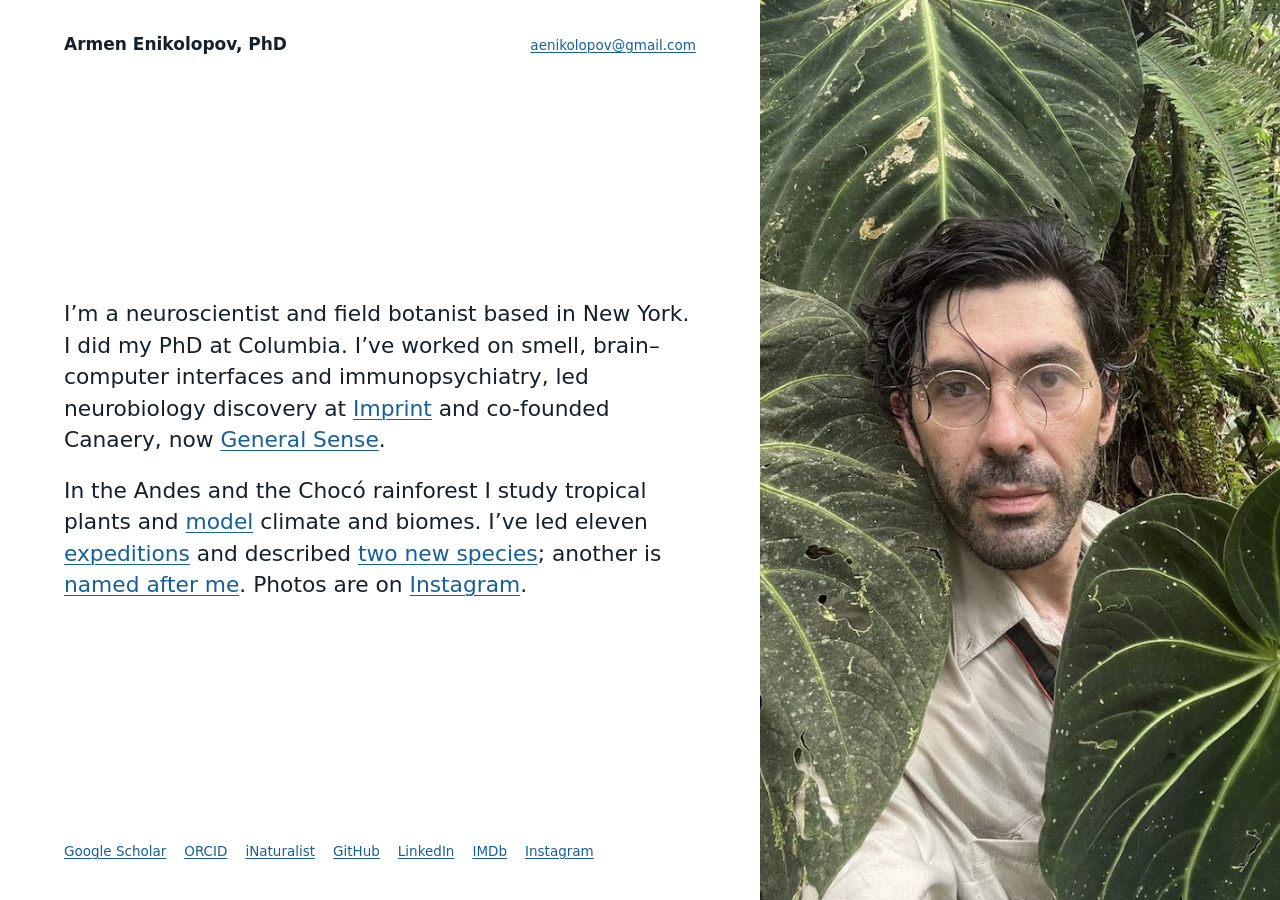
<file: index.html>
<!doctype html>
<html lang="en">
<head>
<meta charset="utf-8">
<meta name="viewport" content="width=device-width, initial-scale=1, viewport-fit=cover">
<title>Armen Enikolopov</title>
<meta name="claude:viewport-fit-sides" content="cover">
<meta name="description" content="Armen Enikolopov: neuroscientist and field botanist. The senses, brain–computer interfaces and psychiatric disorders; tropical plants, climate and biome modeling, and fieldwork in the Andes and the Chocó.">
<meta property="og:title" content="Armen Enikolopov">
<meta property="og:description" content="Neuroscientist and field botanist.">
<meta property="og:type" content="website">
<meta property="og:url" content="https://armenenikolopov.com/">
<meta property="og:image" content="https://armenenikolopov.com/photos/armen-field.jpg">
<link rel="canonical" href="https://armenenikolopov.com/">
<link rel="icon" href="data:image/svg+xml,%3Csvg xmlns='http://www.w3.org/2000/svg' viewBox='0 0 32 32'%3E%3Cpath d='M14 30 C6 22 8 10 20 2 C24 10 24 20 16 30 Z' fill='%23165f99'/%3E%3Cpath d='M16 26 C14 20 15 14 17 9' stroke='%23ffffff' stroke-width='2.5' stroke-linecap='round' fill='none'/%3E%3C/svg%3E">
<style>
/* One screen: the paragraphs are the menu, the portrait on the right. Colours and type from the FieldAssistant design system. */
:root{
  color-scheme:light;
  --bg:#ffffff;--text:#15202b;--ink-2:#3f4a54;--muted:#5f6b76;
  --primary:#165f99;--primary-strong:#0f4774;
  --sans:system-ui,-apple-system,"Segoe UI",Roboto,"Helvetica Neue",Arial,sans-serif;
  --gl:max(clamp(16px,5vw,72px),env(safe-area-inset-left,0px));
  --gr:max(clamp(16px,5vw,72px),env(safe-area-inset-right,0px));
}
*,*::before,*::after{box-sizing:border-box}
html,body{margin:0}
body{background:var(--bg);color:var(--text);font-family:var(--sans);-webkit-text-size-adjust:100%}
a{color:var(--primary);text-decoration-thickness:1px;text-underline-offset:.16em}
a:hover{color:var(--primary-strong);text-decoration-thickness:2px}
:focus-visible{outline:2px solid var(--primary);outline-offset:2px}

.home{min-height:100vh;min-height:100svh;display:flex;flex-wrap:wrap-reverse}
.text{flex:999 1 560px;min-width:0;display:flex;flex-direction:column;justify-content:space-between;gap:40px;
  padding:max(32px,env(safe-area-inset-top,0px)) var(--gr) max(40px,env(safe-area-inset-bottom,0px)) var(--gl)}
.top{display:flex;flex-wrap:wrap;justify-content:space-between;align-items:baseline;gap:8px 24px}
h1{margin:0;font-size:17px;line-height:24px;font-weight:650}
.mail{font-size:13.5px;line-height:24px;font-weight:500}
.about{max-width:42rem;display:flex;flex-direction:column;gap:.85em;font-size:clamp(19px,1.7vw,25px);line-height:1.45}
.about p{margin:0;text-wrap:pretty}
.links{display:flex;flex-wrap:wrap;gap:6px 18px;margin:0;padding:0;list-style:none;font-size:13.5px;line-height:18px;font-weight:500}
.photo{flex:1 1 520px;max-width:600px;min-height:380px;position:relative;margin:0}
.photo img{position:absolute;inset:0;width:100%;height:100%;object-fit:cover;object-position:55% 40%}
@media (max-width:999px){.photo{max-width:none}}
</style>
</head>
<body>
<main class="home">
  <div class="text">
    <header class="top">
      <h1>Armen Enikolopov, PhD</h1>
      <a class="mail" href="mailto:aenikolopov@gmail.com">aenikolopov@gmail.com</a>
    </header>

    <div class="about">
      <p>I’m a neuroscientist and field botanist based in New York. I did my PhD at Columbia. I’ve worked on smell, brain–computer interfaces and immunopsychiatry, led neurobiology discovery at <a href="https://imprint.org/">Imprint</a> and co-founded Canaery, now <a href="https://www.generalsense.com/">General Sense</a>.</p>
      <p>In the Andes and the Chocó rainforest I study tropical plants and <a href="https://github.com/armenenikolopov/HoldridgeLifeZoneMap">model</a> climate and biomes. I’ve led eleven <a href="expeditions.html">expeditions</a> and described <a href="expeditions.html#peru-2024">two new species</a>; another is <a href="https://powo.science.kew.org/taxon/urn:lsid:ipni.org:names:77370529-1">named after me</a>. Photos are on <a href="https://www.instagram.com/permanentfieldtrip/">Instagram</a>.</p>
    </div>

    <ul class="links" aria-label="Elsewhere online">
      <li><a href="https://scholar.google.com/citations?user=pbje7P8AAAAJ">Google Scholar</a></li>
      <li><a href="https://orcid.org/0009-0006-7063-2400">ORCID</a></li>
      <li><a href="https://www.inaturalist.org/people/armen_e">iNaturalist</a></li>
      <li><a href="https://github.com/armenenikolopov">GitHub</a></li>
      <li><a href="https://www.linkedin.com/in/armen-enikolopov">LinkedIn</a></li>
      <li><a href="https://www.imdb.com/name/nm3128670/">IMDb</a></li>
      <li><a href="https://www.instagram.com/permanentfieldtrip/">Instagram</a></li>
    </ul>
  </div>

  <figure class="photo">
    <img src="photos/armen-field.jpg" width="800" height="1000" alt="Armen Enikolopov in the forest, his face framed by two large aroid leaves">
  </figure>
</main>
</body>
</html>
</file>
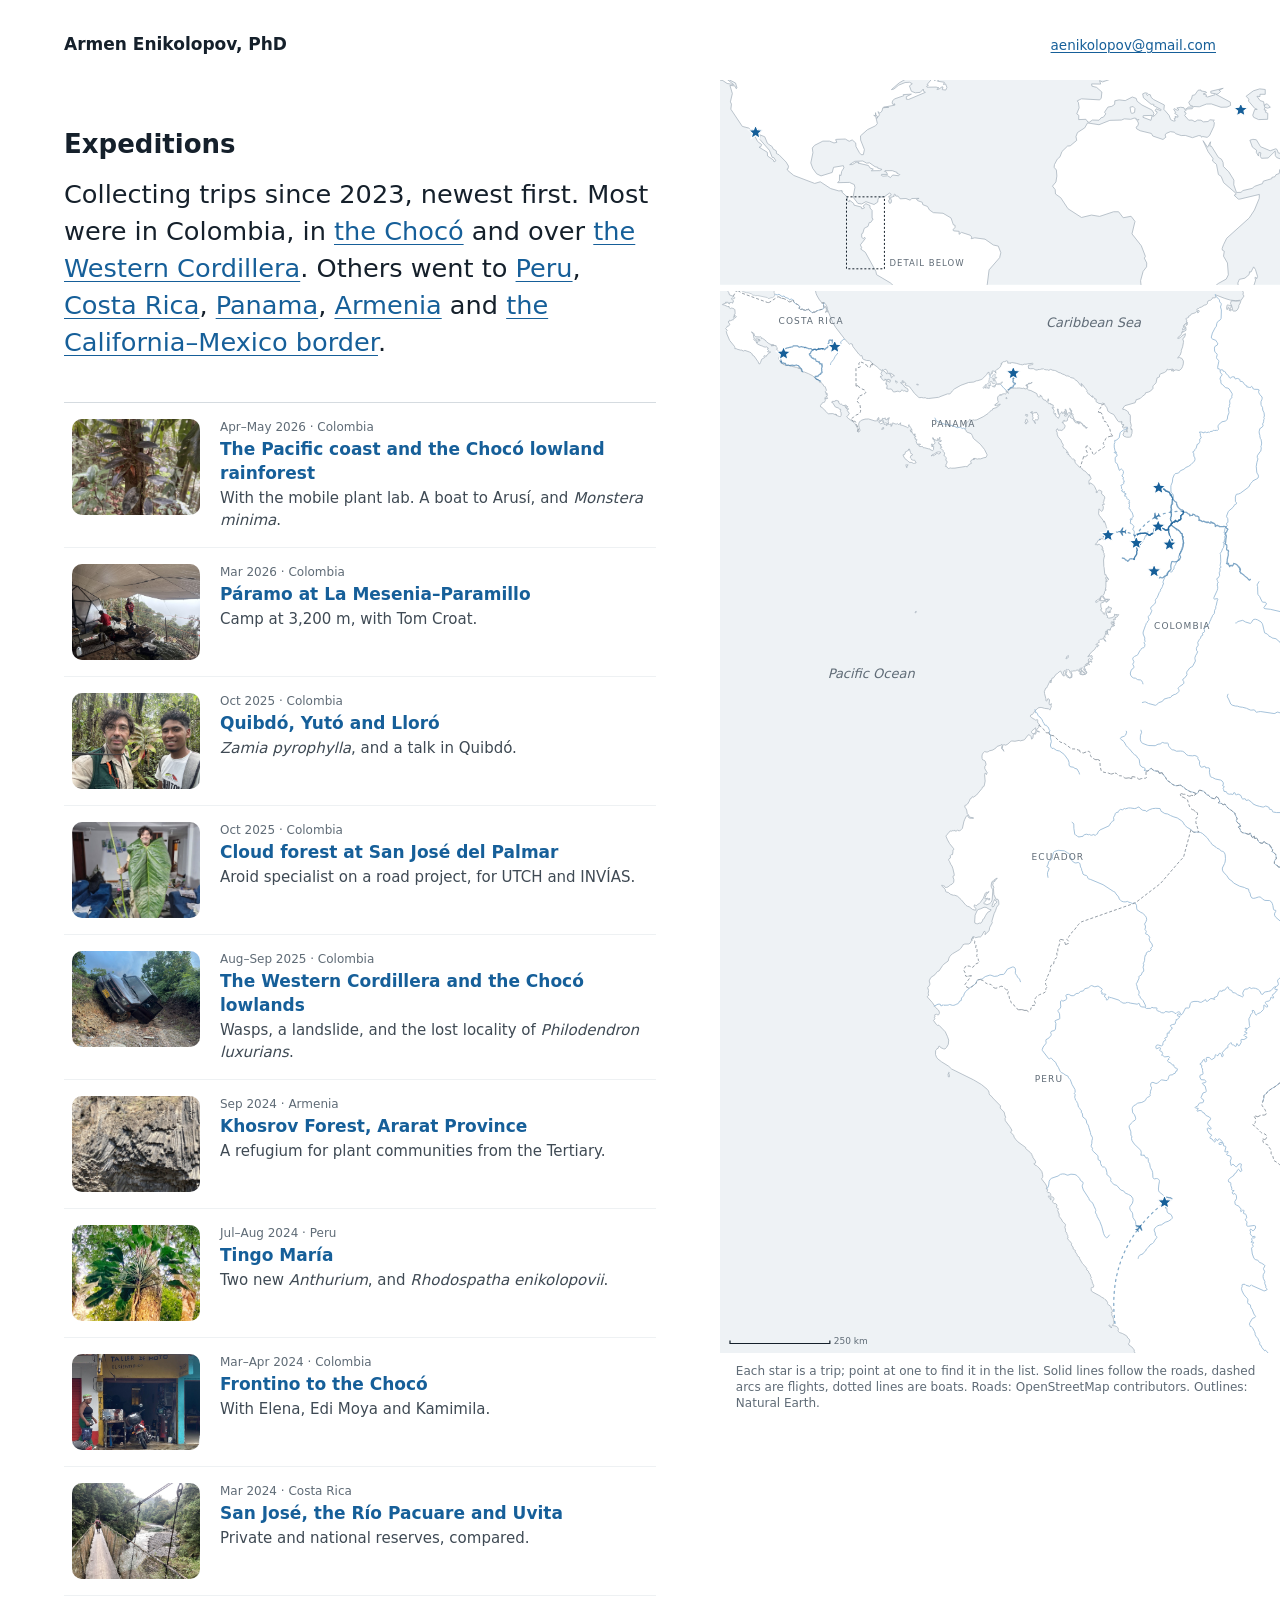
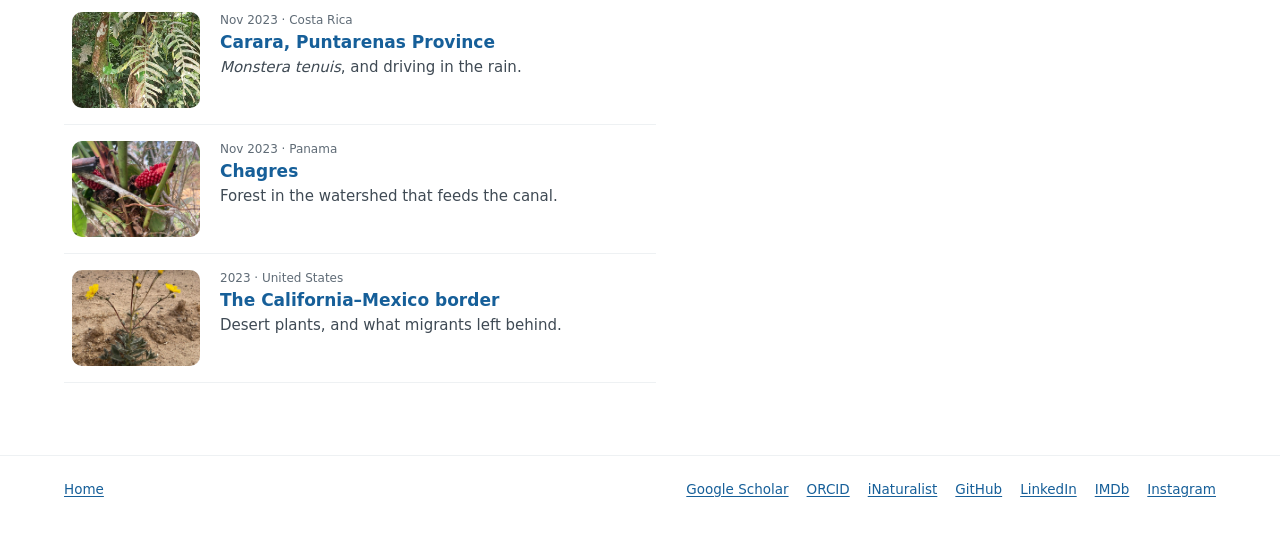
<file: expeditions.html>
<!doctype html>
<html lang="en">
<head>
<meta charset="utf-8">
<meta name="viewport" content="width=device-width, initial-scale=1, viewport-fit=cover">
<title>Expeditions · Armen Enikolopov</title>
<meta name="description" content="Collecting trips in Colombia, Peru, Costa Rica, Panama, Armenia and on the California–Mexico border since 2023, with route maps and photographs.">
<link rel="canonical" href="https://armenenikolopov.com/expeditions.html">
<link rel="icon" href="data:image/svg+xml,%3Csvg xmlns='http://www.w3.org/2000/svg' viewBox='0 0 32 32'%3E%3Cpath d='M14 30 C6 22 8 10 20 2 C24 10 24 20 16 30 Z' fill='%23165f99'/%3E%3Cpath d='M16 26 C14 20 15 14 17 9' stroke='%23ffffff' stroke-width='2.5' stroke-linecap='round' fill='none'/%3E%3C/svg%3E">
<link rel="stylesheet" href="style.css">
</head>
<body>

<header class="top">
  <a class="name" href="./">Armen Enikolopov, PhD</a>
  <a class="mail" href="mailto:aenikolopov@gmail.com">aenikolopov@gmail.com</a>
</header>

<main>
<!-- Overview: shown when the address has no trip in it -->
<div id="overview" class="split">
  <div class="split-text">
    <div class="opening">
      <h1>Expeditions</h1>
      <nav aria-label="Trips by place">
        <p class="menu">Collecting trips since 2023, newest first. Most were in Colombia, in <a href="#colombia-2026-05">the Chocó</a> and over <a href="#colombia-2025-08">the Western Cordillera</a>. Others went to <a href="#peru-2024">Peru</a>, <a href="#costa-rica-2024">Costa Rica</a>, <a href="#panama-2023">Panama</a>, <a href="#armenia-2024">Armenia</a> and <a href="#us-mexico-2023">the California–Mexico border</a>.</p>
      </nav>
    </div>
    <ol class="trips" id="atlas-index" aria-label="Trips, newest first"></ol>
  </div>
  <figure class="side-map">
    <div class="atlas-map" id="atlas-map"></div>
    <figcaption class="cap">Each star is a trip; point at one to find it in the list. Solid lines follow the roads, dashed arcs are flights, dotted lines are boats. Roads: OpenStreetMap contributors. Outlines: Natural Earth.</figcaption>
  </figure>
</div>

<!-- One trip: shown when the address ends in #trip-id -->
<article id="trip" class="trip-view" hidden>
  <div class="split split-rev">
    <div class="split-text">
      <div class="opening">
        <p class="crumb"><a href="#">Expeditions</a> · <span id="t-meta"></span></p>
        <h1 id="t-title"></h1>
        <p class="story" id="t-text"></p>
      </div>
    </div>
    <figure class="side-route">
      <div id="t-route"></div>
      <figcaption class="cap" id="t-cap"></figcaption>
    </figure>
  </div>
  <section class="photos" aria-labelledby="t-ph">
    <h2 id="t-ph">Photos</h2>
    <div class="gal" id="t-gal"></div>
    <nav class="pn" aria-label="Other trips">
      <a id="t-older" href="#"></a>
      <a id="t-newer" href="#"></a>
    </nav>
  </section>
</article>
</main>

<footer class="site">
  <a href="./">Home</a>
  <span class="links"><a href="https://scholar.google.com/citations?user=pbje7P8AAAAJ">Google Scholar</a><a href="https://orcid.org/0009-0006-7063-2400">ORCID</a><a href="https://www.inaturalist.org/people/armen_e">iNaturalist</a><a href="https://github.com/armenenikolopov">GitHub</a><a href="https://www.linkedin.com/in/armen-enikolopov">LinkedIn</a><a href="https://www.imdb.com/name/nm3128670/">IMDb</a><a href="https://www.instagram.com/permanentfieldtrip/">Instagram</a></span>
</footer>

<div class="lb" id="lb" role="dialog" aria-modal="true" aria-label="Photo" hidden>
  <img alt="">
  <video controls playsinline preload="metadata" hidden></video>
  <div class="lb-bar">
    <p class="lb-cap"></p>
    <div class="lb-btns">
      <button type="button" class="lb-prev">Previous</button>
      <button type="button" class="lb-next">Next</button>
      <button type="button" class="lb-close">Close</button>
    </div>
  </div>
</div>

<script src="geo.js"></script>
<script src="trips.js"></script>
<script src="routes.js"></script>
<script src="maps.js"></script>
<script>
(function(){
  var T=window.TRIPS||[],FM=window.FM;
  if(!FM) return;
  var esc=FM.esc;
  function $(id){return document.getElementById(id);}
  function plain(s){return String(s||'').replace(/<[^>]+>/g,'');}
  var idx={};T.forEach(function(t,i){idx[t.id]=i;});
  var TITLE='Expeditions · Armen Enikolopov';

  /* Overview: list rows with a photo and one line, wired to the star map */
  FM.atlas($('atlas-map'),$('atlas-index'),{base:'',routes:true,item:function(t){
    var c=t.photos[t.cover||0]||t.photos[0]||{};
    return '<a href="#'+esc(t.id)+'"><img src="'+esc(c.src||'')+'" alt="" loading="lazy" width="128" height="96">'+
      '<span class="tx"><span class="when">'+esc(t.when)+' · '+esc(t.country)+'</span><span class="ttl">'+esc(t.title)+'</span>'+
      (t.summary?'<span class="sum">'+t.summary+'</span>':'')+'</span></a>';
  }});

  function legend(t){
    var road=false,air=false,boat=false;
    t.stops.forEach(function(s,i){if(!i)return;var l=s.leg||'line';if(l==='air')air=true;else if(l==='boat')boat=true;else if(l==='line')road=true;});
    var parts=[];
    if(road)parts.push('solid lines follow the roads');
    if(air)parts.push('dashed arcs are flights');
    if(boat)parts.push('dotted lines are boat trips');
    var s=parts.length?parts.join(', '):'open circles are collecting sites, grey places are for orientation';
    s=s.charAt(0).toUpperCase()+s.slice(1)+'.';
    if(road)s+=' Roads: OpenStreetMap contributors.';
    return s;
  }

  var ov=$('overview'),tv=$('trip'),cur=-1,last=null;
  function show(){
    var i=idx[decodeURIComponent(location.hash.slice(1))];
    if(i==null){
      var was=cur;cur=-1;
      tv.hidden=true;ov.hidden=false;document.title=TITLE;
      if(last!=null){var li=$('atlas-index').querySelector('li[data-i="'+last+'"]');if(li)li.scrollIntoView({block:'center'});last=null;}
      else if(was!==-1)window.scrollTo(0,0);
      return;
    }
    if(i===cur)return;
    cur=i;last=i;
    var t=T[i];
    ov.hidden=true;tv.hidden=false;
    document.title=t.title+' · '+TITLE;
    $('t-meta').textContent=t.when+' · '+t.country;
    $('t-title').textContent=t.title;
    var tx=$('t-text');tx.innerHTML=t.text;
    [].forEach.call(tx.querySelectorAll('a[data-p]'),function(a){
      if(!t.photos[+a.getAttribute('data-p')]){a.removeAttribute('data-p');return;}
      a.href='#'+t.id;a.setAttribute('role','button');a.title='Opens the photo';
    });
    var r=$('t-route');r.innerHTML='';var box=document.createElement('div');box.className='route';r.appendChild(box);FM.route(box,t);
    $('t-cap').textContent=legend(t);
    $('t-gal').innerHTML=t.photos.map(function(p,pi){
      var label=(p.video?'Play video':'Enlarge photo')+(p.caption?': '+esc(plain(p.caption)):'');
      return '<figure><button type="button" data-p="'+pi+'" aria-label="'+label+'"><img src="'+esc(p.src)+'" alt="" loading="lazy">'+
        (p.video?'<span class="play" aria-hidden="true"><svg width="12" height="12" viewBox="0 0 16 16"><path d="M4 2.5v11l9-5.5z" fill="currentColor"/></svg>Video</span>':'')+
        '</button>'+(p.caption?'<figcaption>'+p.caption+'</figcaption>':'')+'</figure>';
    }).join('');
    var older=T[i+1],newer=T[i-1],o=$('t-older'),n=$('t-newer');
    o.hidden=!older;n.hidden=!newer;
    if(older){o.href='#'+older.id;o.textContent='← Earlier: '+older.title+', '+older.when;}
    if(newer){n.href='#'+newer.id;n.textContent='Later: '+newer.title+', '+newer.when+' →';}
    window.scrollTo(0,0);
  }

  /* Lightbox */
  var lb=$('lb'),img=lb.querySelector('img'),vid=lb.querySelector('video'),cap=lb.querySelector('.lb-cap'),at={t:0,p:0},opener=null;
  function stopVideo(){try{vid.pause();}catch(e){}vid.removeAttribute('src');vid.load();}
  function paint(){
    var list=T[at.t].photos,p=list[at.p];
    if(p.video){img.hidden=true;vid.hidden=false;vid.poster=p.src;vid.src=p.video;}
    else{stopVideo();vid.hidden=true;img.hidden=false;img.src=p.src;img.alt=plain(p.caption);}
    cap.innerHTML=(p.caption||'')+' <span class="n">'+(at.p+1)+' of '+list.length+'</span>';
    var many=list.length>1;lb.querySelector('.lb-prev').hidden=!many;lb.querySelector('.lb-next').hidden=!many;
  }
  function open(t,p,from){at={t:t,p:p};opener=from;paint();lb.hidden=false;document.documentElement.style.overflow='hidden';lb.querySelector('.lb-close').focus();}
  function close(){stopVideo();lb.hidden=true;document.documentElement.style.overflow='';if(opener)opener.focus();}
  function step(d){var k=T[at.t].photos.length;at.p=(at.p+d+k)%k;paint();}
  $('t-gal').addEventListener('click',function(e){var b=e.target.closest('button[data-p]');if(b)open(cur,+b.getAttribute('data-p'),b);});
  $('t-text').addEventListener('click',function(e){var a=e.target.closest('a[data-p]');if(!a)return;e.preventDefault();open(cur,+a.getAttribute('data-p'),a);});
  lb.querySelector('.lb-close').addEventListener('click',close);
  lb.querySelector('.lb-prev').addEventListener('click',function(){step(-1);});
  lb.querySelector('.lb-next').addEventListener('click',function(){step(1);});
  lb.addEventListener('click',function(e){if(e.target===lb)close();});
  document.addEventListener('keydown',function(e){
    if(lb.hidden)return;
    if(e.key==='Escape')close();else if(e.key==='ArrowLeft')step(-1);else if(e.key==='ArrowRight')step(1);
  });

  window.addEventListener('hashchange',function(){if(!lb.hidden)close();show();});
  show();
})();
</script>
</body>
</html>
</file>
<file: style.css>
/* Design A: every page opens with a paragraph whose links are its contents, and one picture or map on the right.
   Colours, type and spacing follow the FieldAssistant design system: white ground, system sans, one blue, hairline rows. */
:root{
  color-scheme:light;
  --bg:#ffffff;--soft:#f1f3f5;--hairline:#eef1f3;--border:#d5dbe0;
  --text:#15202b;--ink-2:#3f4a54;--muted:#5f6b76;
  --primary:#165f99;--primary-strong:#0f4774;--primary-tint:#e8f0fb;
  --sea:#eef2f5;--land:#ffffff;--coast:#aab5bf;--river:#9bbbd6;--state:#e3e8ec;--map-border:#8a949d;
  --sans:system-ui,-apple-system,"Segoe UI",Roboto,sans-serif;
  --gl:max(clamp(16px,5vw,72px),env(safe-area-inset-left,0px));
  --gr:max(clamp(16px,5vw,72px),env(safe-area-inset-right,0px));
}
*,*::before,*::after{box-sizing:border-box}
[hidden]{display:none!important}
html{-webkit-text-size-adjust:100%}
body{margin:0;background:var(--bg);color:var(--text);font-family:var(--sans);font-size:17px;line-height:26px}
img{max-width:100%}
a{color:var(--primary);text-decoration-thickness:1px;text-underline-offset:.16em}
a:hover{color:var(--primary-strong);text-decoration-thickness:2px}
:focus-visible{outline:2px solid var(--primary);outline-offset:2px}

/* Header */
.top{display:flex;flex-wrap:wrap;justify-content:space-between;align-items:baseline;gap:8px 24px;padding:32px var(--gr) 0 var(--gl)}
.name{font-size:17px;line-height:24px;font-weight:650;color:var(--text);text-decoration:none}
.name:hover{color:var(--text)}
.mail{font-size:13.5px;line-height:18px;font-weight:500}

/* Opening: text left, picture or map right */
.split{display:flex;flex-wrap:wrap;align-items:flex-start}
.split-rev{flex-wrap:wrap-reverse;align-items:stretch}
.split-text{flex:999 1 560px;min-width:0;display:flex;flex-direction:column;gap:40px;padding:0 var(--gr) 0 var(--gl)}
.opening{max-width:44rem;display:flex;flex-direction:column;gap:16px;padding-top:72px}
.trip-view .opening{max-width:46rem;padding-top:56px;padding-bottom:48px}
h1{margin:0;font-size:26px;line-height:32px;font-weight:700;text-wrap:balance}
.menu{margin:0;font-size:clamp(20px,2vw,28px);line-height:1.45;text-wrap:pretty}
.story{margin:0;font-size:clamp(18px,1.55vw,22px);line-height:1.55;text-wrap:pretty}
.crumb{margin:0;font-size:13.5px;line-height:18px;font-weight:500;color:var(--muted)}
.cap{margin:0;padding:10px 16px 0;font-size:12px;line-height:16px;font-weight:500;color:var(--muted)}

/* Trip list */
.trips{list-style:none;margin:0;padding:0;border-top:1px solid var(--border);max-width:52rem}
.trips a{display:flex;gap:20px;align-items:flex-start;padding:16px 8px;border-bottom:1px solid var(--hairline);color:var(--text);text-decoration:none}
.trips li.on a,.trips a:hover{background:var(--primary-tint)}
.trips img{flex:0 0 128px;width:128px;height:96px;object-fit:cover;border-radius:10px;background:var(--soft)}
.trips .tx{display:flex;flex-direction:column;gap:2px;min-width:0}
.trips .when{font-size:12px;line-height:16px;font-weight:500;color:var(--muted)}
.trips .ttl{font-size:17px;line-height:24px;font-weight:650;color:var(--primary)}
.trips .sum{font-size:15px;line-height:22px;color:var(--ink-2)}
@media (max-width:520px){.trips img{flex-basis:88px;width:88px;height:72px}.trips a{gap:14px;padding:14px 0}}

/* Maps */
.side-map{margin:0;flex:1 1 560px;max-width:680px;min-width:0;position:sticky;top:0;align-self:flex-start;padding-top:24px}
@media (max-width:1000px){.side-map{position:static;max-width:none;padding:40px 0 0}}
.atlas-map svg{display:block;width:100%;height:auto}
.atlas-map .world{margin-bottom:6px}
.side-route{margin:0;flex:1 1 420px;max-width:600px;min-width:0;padding-top:40px}
.route svg{display:block;width:100%;height:auto;border:1px solid var(--hairline)}
.m-sea{fill:var(--sea)}
.m-land{fill:var(--land);stroke:var(--coast);stroke-width:.8;vector-effect:non-scaling-stroke;fill-rule:evenodd}
.m-lake{fill:var(--sea);stroke:var(--coast);stroke-width:.6;vector-effect:non-scaling-stroke;fill-rule:evenodd}
.m-frame{fill:none;stroke:var(--text);stroke-width:1;stroke-dasharray:2 2;vector-effect:non-scaling-stroke}
.m-ref{fill:var(--muted)}
.m-label.m-ref-label{fill:var(--muted)}
.m-state{fill:none;stroke:var(--state);stroke-width:.7;vector-effect:non-scaling-stroke}
.m-border{fill:none;stroke:var(--map-border);stroke-width:.9;stroke-dasharray:3 2;vector-effect:non-scaling-stroke}
.m-river{fill:none;stroke:var(--river);stroke-width:.9;vector-effect:non-scaling-stroke}
.m-route{fill:none;stroke:var(--primary);stroke-width:1.8;stroke-linejoin:round;stroke-linecap:round;vector-effect:non-scaling-stroke}
.m-air{stroke-dasharray:2 4}
.rt .m-route{stroke-width:1.2;opacity:.55}
.m-boat{stroke-dasharray:.5 4;stroke-width:2.2}
.m-plane{fill:var(--primary);stroke:var(--land);stroke-width:1;paint-order:stroke;vector-effect:non-scaling-stroke}
.rt .m-plane{opacity:.75}
.m-stop{fill:var(--primary);stroke:var(--land);stroke-width:1.5;vector-effect:non-scaling-stroke}
.m-site{fill:var(--land);stroke:var(--primary);stroke-width:1.6;vector-effect:non-scaling-stroke}
.m-star{fill:var(--primary);stroke:var(--land);stroke-width:1.2;vector-effect:non-scaling-stroke;transform-box:fill-box;transform-origin:center;transition:transform .15s}
.pin{cursor:pointer}
.pin:hover .m-star,.pin.on .m-star{transform:scale(1.7);fill:var(--primary-strong)}
@media (prefers-reduced-motion:reduce){.m-star{transition:none}}
.m-label{font-family:var(--sans);font-weight:500;fill:var(--text);paint-order:stroke;stroke:var(--land);stroke-linejoin:round}
.m-label.it{font-style:italic}
.m-country{font-family:var(--sans);font-weight:500;fill:var(--muted);letter-spacing:.12em}
.m-sea-label{font-family:var(--sans);font-style:italic;fill:var(--muted)}
.m-scale{stroke:var(--text);stroke-width:1.2;vector-effect:non-scaling-stroke;fill:none}
.m-scale-t{font-family:var(--sans);fill:var(--muted)}

/* Photos */
.photos{padding:0 var(--gr) 0 var(--gl)}
.photos h2{margin:40px 0 20px;padding-top:28px;border-top:1px solid var(--border);font-size:17px;line-height:24px;font-weight:650}
.gal{display:grid;grid-template-columns:repeat(auto-fill,minmax(260px,1fr));gap:28px 20px}
@media (max-width:600px){.gal{grid-template-columns:repeat(2,minmax(0,1fr));gap:20px 12px}}
.gal figure{margin:0;display:flex;flex-direction:column;gap:8px;min-width:0}
.gal button{position:relative;display:block;width:100%;padding:0;border:0;background:none;cursor:zoom-in;border-radius:10px}
.gal img{display:block;width:100%;aspect-ratio:4/3;object-fit:cover;object-position:center 30%;border-radius:10px;background:var(--soft)}
.gal figcaption{font-size:15px;line-height:22px}
@media (max-width:600px){.gal figcaption{font-size:13.5px;line-height:18px}}
.gal .hl img{outline:2px solid var(--primary);outline-offset:3px}
.play{position:absolute;left:10px;bottom:10px;display:flex;align-items:center;gap:6px;min-height:32px;padding:0 12px 0 10px;border-radius:999px;background:#ffffff;color:var(--text);font-size:12px;font-weight:500}
.pn{display:flex;flex-wrap:wrap;justify-content:space-between;gap:12px 24px;margin-top:48px;padding-top:20px;border-top:1px solid var(--hairline);font-size:15px;line-height:22px;font-weight:500}
.pn a{display:inline-flex;align-items:center;min-height:44px}

/* Footer: home and the same profile links as the home page */
.site{margin-top:72px;padding:24px var(--gr) 40px var(--gl);border-top:1px solid var(--hairline);display:flex;flex-wrap:wrap;justify-content:space-between;align-items:baseline;gap:12px 24px;font-size:13.5px;line-height:18px;font-weight:500}
.site .links{display:flex;flex-wrap:wrap;gap:6px 18px}

/* Lightbox */
.lb{position:fixed;inset:0;z-index:50;background:rgba(21,32,43,.96);color:#ffffff;display:grid;grid-template-rows:minmax(0,1fr) auto;gap:12px;
  padding:max(16px,env(safe-area-inset-top,0px)) max(16px,env(safe-area-inset-right,0px)) max(16px,env(safe-area-inset-bottom,0px)) max(16px,env(safe-area-inset-left,0px))}
.lb img,.lb video{max-width:100%;max-height:100%;margin:auto;display:block;min-height:0;object-fit:contain}
.lb video{background:#000}
.lb-bar{display:flex;flex-wrap:wrap;align-items:center;justify-content:space-between;gap:8px 16px;max-width:1200px;width:100%;margin-inline:auto}
.lb-cap{margin:0;font-size:15px;line-height:22px;min-width:0;flex:1 1 20rem}
.lb-cap .n{color:#c9d2da}
.lb-btns{display:flex;gap:8px}
.lb button{font:inherit;font-size:13.5px;font-weight:500;min-height:44px;padding:0 16px;border:0;border-radius:10px;background:#ffffff;color:var(--text);cursor:pointer}
.lb button:hover{background:var(--primary-tint)}
</file>
